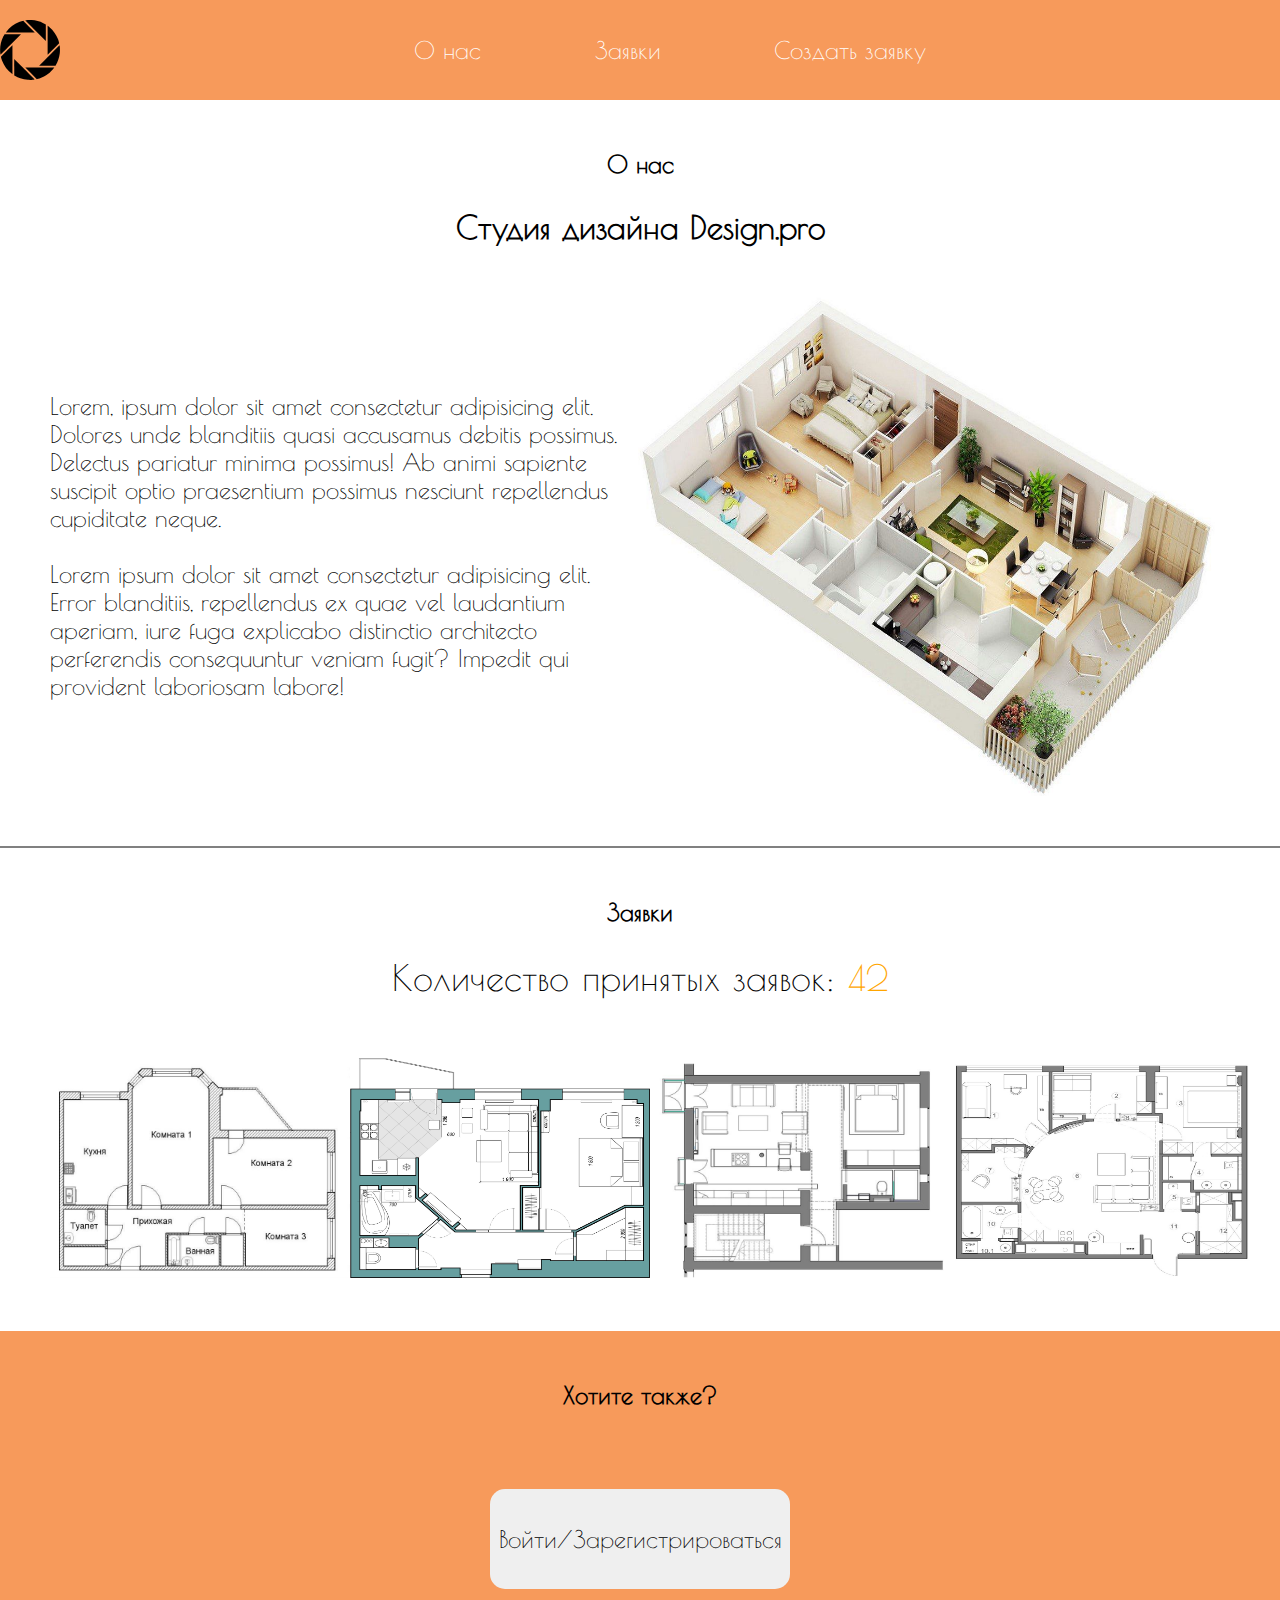
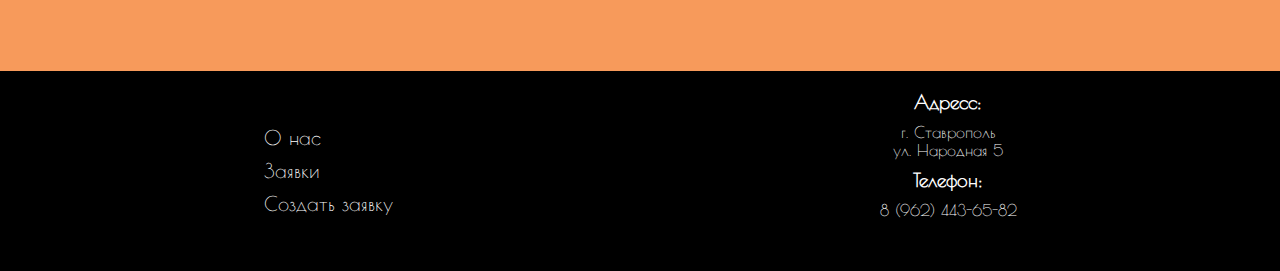
<file: index.html>
<!DOCTYPE html>
<html lang="ru">
<head>
    <meta charset="UTF-8">
    <meta http-equiv="X-UA-Compatible" content="IE=edge">
    <meta name="viewport" content="width=device-width, initial-scale=1.0">
    <title>Design.pro</title>
    <link rel="stylesheet" href="css/jquery-ui.min.css">
    <link rel="stylesheet" href="css/style.css">
</head>
<body>
    <header>
        <div class="container">
        <nav>
            <div class="header_logo"><a href="#"><img src="logo/FSTOP.svg" alt="logo"></a></div>
            <ul class="header_nav">
                <li class="header_nav_item"><a href="#aboutUs">О нас</a></li>
                <li class="header_nav_item"><a href="#bids">Заявки</a></li>
                <li class="header_nav_item"><a href="#makeBid">Создать заявку</a></li>
            </ul>
        </nav>
        </div>
    </header>
    <div class="abouUs" id="aboutUs">
        <div class="container">
            <h2>О нас</h2>
            <h1>Студия дизайна Design.pro</h1>
            <div class="aboutUs_wrapper">
            <div class="aboutUs_item">
                <div class="aboutUs_text">Lorem, ipsum dolor sit amet consectetur adipisicing elit. Dolores unde blanditiis quasi accusamus debitis possimus. Delectus pariatur minima possimus! Ab animi sapiente suscipit optio praesentium possimus nesciunt repellendus cupiditate neque. <br> <br> Lorem ipsum dolor sit amet consectetur adipisicing elit. Error blanditiis, repellendus ex quae vel laudantium aperiam, iure fuga explicabo distinctio architecto perferendis consequuntur veniam fugit? Impedit qui provident laboriosam labore!</div>
                <img src="img/main.jpg" alt="">
            </div>
        </div>
        </div>
    </div>
    <div class="line"></div>
    <div class="bids" id="bids">
        <div class="container">
            <h2>Заявки</h2>
            <div class="quantity">
                <!-- php script -->
                Количество принятых заявок: <span id="quantityNumber">42</span>
            </div>
            <div class="bids_wrapper">
                <!-- php script -->
                <div class="bids_item"><img src="img/1.jpg" alt=""></div>
                <div class="bids_item"><img src="img/2.jpg" alt=""></div>
                <div class="bids_item"><img src="img/3.jpg" alt=""></div>
                <div class="bids_item"><img src="img/4.jpg" alt=""></div>
            </div>
        </div>
    </div>
    <div class="makeBid" id="makeBid">
        <div class="container">
            <h2>Хотите также?</h2>
            <button class="button">Войти/Зарегистрироваться</button>
        </div>
    </div>
    <footer>
        <div class="container">
            <div class="footer_wrapper">
        <nav>
            <ul class="footer_nav">
                <li class="footer_nav_item"><a href="#aboutUs">О нас</a></li>
                <li class="footer_nav_item"><a href="#bids">Заявки</a></li>
                <li class="footer_nav_item"><a href="#makeBid">Создать заявку</a></li>
            </ul>
        </nav>
        <div class="footer_info">
            <div class="address">
                <h3>Адресс:</h3>
                <div class="address_text">г. Ставрополь <br> ул. Народная 5</div>
            </div>
            <div class="phone">
                <h3>Телефон:</h3>
                <div class="phone_text"><a href="tel:89624436582">8 (962) 443-65-82</a></div>
            </div>
        </div>
        </div>
        </div>
    </footer>
    <div class="overlay">
        <div class="container">
            <div class="modalLogin" id="modalLogin">
                <form action="php/login.php" class="loginForm" method="POST">
                    <input name="login" required type="text" placeholder="Введите ваш логин">
                    <input name="pass" required type="password" placeholder="Введите ваш пароль">
                    <button class="login_submit">Войти</button>
                </form>
                <div class="login_text"><a href="" id="forReg">Регистрация</a></div>
                <div class="close">&times;</div>
            </div>
            <div class="modalReg" id="modalReg">
                <form action="php/reg.php" class="regForm" method="POST">
                    <input class="fio" name="fio" required type="text" placeholder="Введите ваше ФИО" pattern="^[А-Яа-яЁё\s]+$">
                    <input class="login" name="login" required type="text" placeholder="Введите логин" pattern="^[a-zA-Z]+$">
                    <input class="e-mail" name="mail" required type="email" placeholder="Введите ваш E-mail" pattern="[a-z0-9._%+-]+@[a-z0-9.-]+\.[a-z]{2,4}$">
                    <input class="pass" name="pass" required type="password" placeholder="Введите пароль">
                    <input class="passtwo" name="passtwo" required type="password" placeholder="Повторите пароль">
                    <div class="passnot">Пароли не совпадают!</div>
                    <label class="labelAdd" for="add">Согласие на обработку персональных данных</label>
                    <input required class="add" type="checkbox" required name="add">
                    <button class="reg_submit">Зарегистрироваться</button>
                </form>
                <div class="close">&times;</div>
            </div>
        </div>
    </div>
<script src="js/jquery-3.4.1.min.js"></script>
<script src="js/jquery-ui.min.js"></script>
<script src="js/script.js"></script>
</body>
</html>
</file>
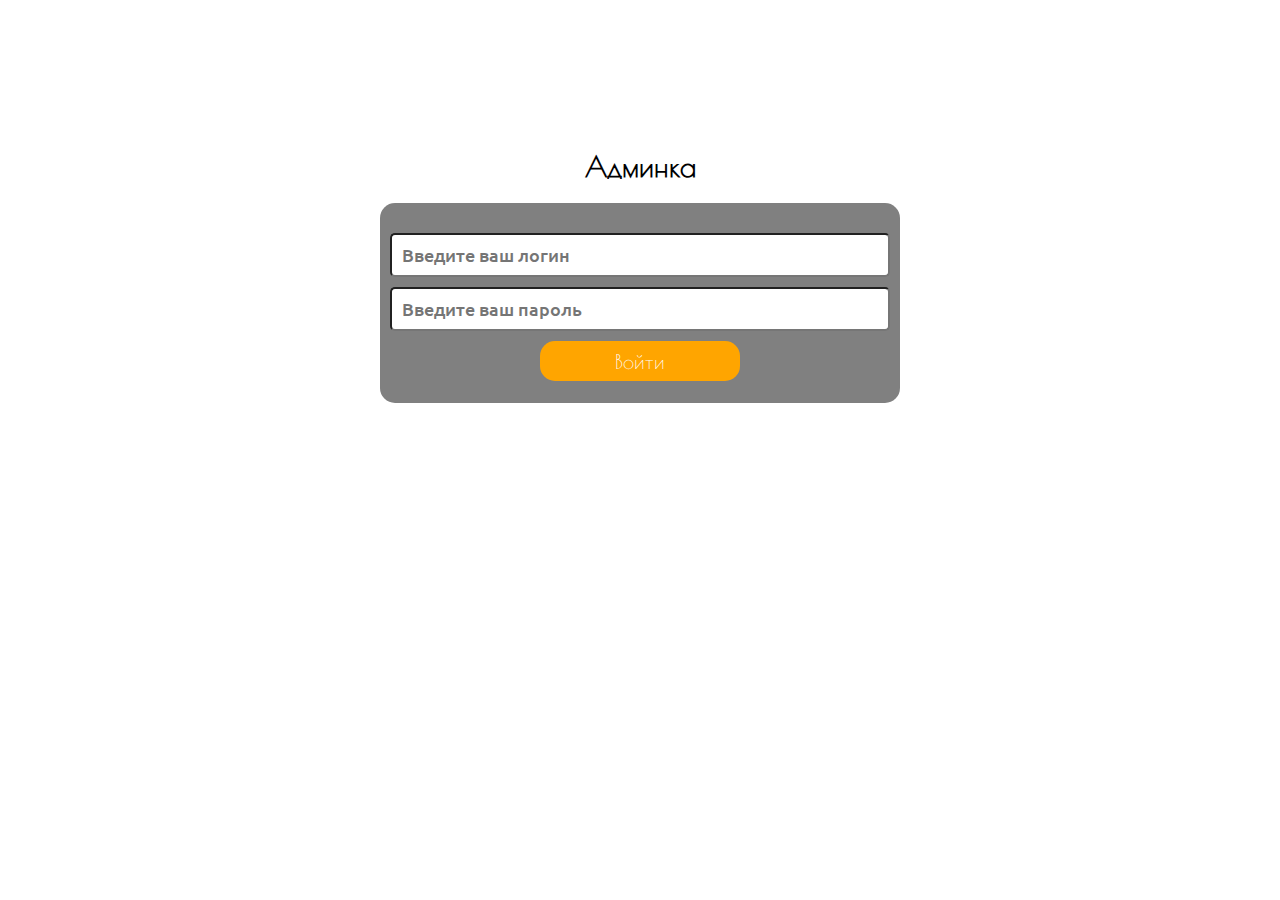
<file: superadmin/index.html>
<!DOCTYPE html>
<html lang="ru">
<head>
    <meta charset="UTF-8">
    <meta http-equiv="X-UA-Compatible" content="IE=edge">
    <meta name="viewport" content="width=device-width, initial-scale=1.0">
    <title>Admin</title>
    <link rel="stylesheet" href="../css/style.css">
</head>
<body>
    <div class="container">
        <h2 class="admin_title">Админка</h2>
        <div class="main_admin">
            <form action="../php/loginadmin.php" class="loginForm" method="POST">
                <input name="login" required type="text" placeholder="Введите ваш логин">
                <input name="pass" required type="password" placeholder="Введите ваш пароль">
                <button class="login_submit">Войти</button>
            </form>
        </div>
    </div>
</body>
</html>
</file>
<file: css/style.css>
*{
    font-family: "PortrateOne"; 
    padding: 0;
    margin: 0;
}

.container{
    max-width: 1320px;
    margin: 0 auto;
    /* position: relative; */
}

header{
    height: 100px;
    background-color: rgba(243, 104, 11, 0.671);
}
.header_logo{
    min-width: 60px;
    min-height: 60px;
    max-width: 60px;
    max-height: 60px;
    cursor: pointer;
}
.header_logo img{
    width: 100%;
    height: 100%;
}
nav{
    padding-top: 20px;
    display: flex;
    justify-content: space-between;
    align-items: center;
}
.header_nav{
    margin: 0 auto; 
    width: 40%;
    list-style-type: none;
    display: flex;
    justify-content: space-between;
    align-items: center;
}
.header_nav_item{
    font-size: 24px;
}
.header_nav_item a{
    text-decoration: none;
    color: white;
}
.header_nav_item a:hover{
    text-decoration: underline;
}
.abouUs{
    max-height: 660px;
    padding: 50px;
}
.aboutUs_wrapper{
    margin-top: 50px;
    display: flex;
    justify-content: space-between;
    align-items: center;
}
.aboutUs_item{
    display: flex;
    align-items: center;
}
.aboutUs_item img{
    width: 600px;
    height: 500px;
}
.aboutUs_text{
    font-size: 24px;
}
h1, h2, h3{
    text-align: center;
}
h1{
    margin-top: 30px;
}
.bids{
    max-height: 450px;
    padding: 50px;
}
.bids_wrapper{
    margin-top: 60px;
    display: flex;
    justify-content: space-between;
    align-items: center;
}
.bids_item img{
    cursor:pointer;
    width: 300px;
    height: 220px;
}
.makeBid{
    height: 240px;
    padding: 50px;
    background-color: rgba(243, 104, 11, 0.671);
}
.makeBid a{
    text-decoration: none;
}
.button{
    display: block;
    margin: 0 auto;
    margin-top: 80px;
    width: 300px;
    height: 100px;
    border-radius: 15px;
    cursor: pointer;
    font-size: 24px;
    outline: none;
    border: none;
}
.button:hover{
    background-color: black;
    color: white;
    transition: 2s;
}
footer{
    height: 160px;
    background-color: black;
    color: white;
    padding: 20px;
}
.footer_wrapper{
    display: flex;
    justify-content: space-around;
    align-items: center;
}
.footer_nav{
    list-style-type: none;
}
.footer_nav_item a{
    text-decoration: none;
    color: white;
}
.footer_nav_item{
    margin-top: 10px;
    font-size: 20px;
}
.footer_info{
    text-align: center;
}
.phone{
    margin-top: 10px;
}
.address_text{
    margin-top: 10px;
}
.phone_text a{
    display: block;
    margin-top: 10px;
    color: white;
    text-decoration: none;
}
.line{
    max-width: 1320px;
    height: 2px;
    background-color: grey;
    margin: 0 auto;
}
.overlay{
    position: fixed;
    width: 100%;
    height: 100%;
    top: 0;
    background-color: rgba(0, 0, 0, 0.56);
    display: none;
}
.modalLogin {
    position: absolute;
    top: 50%;
    border-radius: 15px;
    left: 50%;
    transform: translate(-50%, -50%);
    width: 300px;
    min-height: 170px;
    background-color: #fff;
    padding: 20px 40px;
    display: none;
}
.modalReg {
    position: absolute;
    top: 50%;
    border-radius: 15px;
    left: 50%;
    transform: translate(-50%, -50%);
    width: 380px;
    min-height: 300px;
    background-color: #fff;
    padding: 20px;
    display: none;
}
.loginForm{
    display: flex;
    flex-direction: column;
}
.loginForm input{
    font-family: 'Ubuntu-Medium';
    height: 30px;
    padding: 5px 10px;
    font-size: 18px;
    border-radius:5px;
    outline: none;
    margin-bottom: 10px;
    color: black;
}
.login_submit{
    display: block;
    margin: 0 auto;
    width: 200px;
    height: 40px;
    border-radius:15px;
    outline: none;
    border:none;
    background-color: orange;
    color: white;
    font-size: 20px;
    cursor: pointer;
}
.login_submit:hover{
    background-color: rgb(255, 115, 0);
    transition: 1s;
}
.login_text a{
    display: block;
    text-align: center;
    margin-top: 10px;
    font-size: 22px;
    color: black;
}
.close{
    position: absolute;
    top: -5px;
    transform: translateY(-30%);
    right: -40px;
    font-size: 80px;
    cursor: pointer;
    color: orange;
}
.regForm{
    display: flex;
    flex-direction: column;
}
.regForm input{
    font-family: 'Ubuntu-Medium';
    height: 30px;
    padding: 5px 10px;
    font-size: 18px;
    border-radius:5px;
    outline: none;
    margin-bottom: 10px;
    color: black;
}
.add{
    position: absolute;
    bottom: 53px;
    right: 20px;
}
.labelAdd{
    margin-top: 10px;
    font-family: 'Ubuntu-Medium';
    font-size: 16px;
}
.regForm .login_submit{
    margin-top: 16px;
}
.passnot{
    display: none;
    font-family: 'Ubuntu-Medium';
    text-align: center;
    color:red;
}
.reg_submit{
    display: block;
    margin: 0 auto;
    margin-top: 10px;
    width: 200px;
    height: 40px;
    border-radius:15px;
    outline: none;
    border:none;
    background-color: orange;
    color: white;
    font-size: 20px;
    cursor: pointer;
}
.reg_submit:hover{
    background-color: rgb(255, 115, 0);
    transition: 1s;
}
.main_admin{
    padding: 10px;
    padding-top: 30px;
    margin: 0 auto;
    margin-top: 20px;
    width: 500px;
    height: 160px;
    background-color: grey;
    border-radius: 15px;
}
.admin_title{
    font-size: 28px;
    margin-top: 150px;
}
.quantity{
    font-size: 36px;
    text-align: center;
    margin-top: 30px;
}
.quantity span{
    color:orange;
}
.lkheader{
    height: 90px;
}
.lkheader_wrap{
    padding-top: 28px;
    display: flex;
    justify-content: space-around;
    align-items:center;
}
.exitbtn{
    width: 100px;
    height: 30px;
    border-radius: 5px;
    outline: none;
    font-family: 'Ubuntu-Medium';
    cursor: pointer;
    outline: none;
    border: none;
}
.exitbtn:hover{
    background-color: black;
    color: #fff;
    transition: 2s;
}
.mybids{
    min-height: 400px;
    padding: 50px;
}
.mybids .bids_wrapper{
    flex-wrap: wrap;
    justify-content: space-around;
}
.mybids .bids_item{
    margin-bottom: 15px;
    width: 440px;
    display: flex;
    flex-direction: column;
    align-items:center;
    justify-content: center;
}
.deleteButton{
    width: 100px;
    height: 30px;
    border-radius: 5px;
    outline: none;
    font-family: 'Ubuntu-Medium';
    cursor: pointer;
    outline: none;
    border: none;
    margin-top: 15px;
    background-color: rgb(255, 115, 0);
    color: #fff;
}
.deleteButton:hover{
    background-color: black;
    color: #fff;
    transition: 2s;
}
.newbid{
    padding: 50px;
    height: 440px;
    background-color: rgba(243, 104, 11, 0.671);
}
.newbid form{
    margin-top: 15px;
    display: flex;
    flex-direction: column;
    justify-content: center;
    align-items:center;
    
}
.bidname{
    padding: 0 10px;
    margin-bottom: 15px;
    width: 60%;
    height: 50px;
    border-radius: 5px;
    border: none;
    font-family: 'Ubuntu-Medium';
}
textarea{
    width: 60%;
    border-radius:5px;
    padding: 10px;
    border: none;
    font-family: 'Ubuntu-Medium';
}
.filein{
    margin-top: 15px;
    border: 3px dashed black;
    font-family: 'Ubuntu-Medium';
    width: 230px;
    border-radius: 5px;
}
#categ{
    margin-top: 15px;
    width: 60%;
    font-family: 'Ubuntu-Medium';
    font-size: 20px;
}
.categ_labl{
    font-family: 'Ubuntu-Medium';
    margin-top: 15px;
}
.newbid_btn{
    font-family: 'Ubuntu-Medium';
    width: 200px;
    height: 50px;
    border-radius: 5px;
    outline: none;
    cursor: pointer;
    outline: none;
    border: none;
    margin-top: 15px;
}
.newbid_btn:hover{
    background-color: black;
    color: #fff;
    transition: 2s;
}
.allbids{
    padding-left: 20px;
    padding-right: 20px;
}
.allbids_item{
    margin-top: 30px;
    padding: 30px;
    border: 2px solid black;
    border-radius: 15px;
    display: flex;
    justify-content: space-between;
    align-items:center;
}
.item_img img{
    max-width: 330px;
    max-height: 500px;
}
.allbids_item_buttons{
    margin-left: 30px;
}
.item_text{
    min-height: 300px;
    display: flex;
    flex-direction: column;
    justify-content: space-between;
    align-items: center;
    text-align: center;
}
.item_title{
    font-family: 'Ubuntu-Medium';
    margin-bottom: 15px;
}
.item_decr{
    font-family: 'Ubuntu-Medium';
}
.item_time{
    margin-top: 15px;
    font-family: 'Ubuntu-Medium';
}
.allbids_item_buttons{
    padding: 5px;
    width: 260px;
    height: 110px;
    display: flex;
    flex-direction: column;
    align-items: center;
    justify-content: space-between;
}
.allbids_item_buttons button{
    height: 50px;
    font-family: 'Ubuntu-Medium';
}
.allbids_item:last-child{
    margin-bottom: 50px;
}
.item_status{
    color:red;
    margin-top: 15px;
    font-family: 'Ubuntu-Medium';
}




























































@media only screen and (max-width:854px) {
    .bids_wrapper{
        flex-wrap: wrap;
        margin-top: 34px;
    }
    .bids_item{
        margin-top: 40px;
    }
    header nav{
        padding-left: 20px;
    }
    .header_nav {
        width: 60%;
    }
    .aboutUs_text{
        text-align: center;
    }
    .aboutUs_item img{
        display: none;
    }
    .bids{
        max-height: 700px;
    }
    .button{
        margin-top: 65px;
    }
    .line{
        width: 700px;
    }
}

@font-face {
    font-family: "PortrateOne"; 
    src: url("../fonts/PoiretOne-Regular.ttf") format("truetype"); 
    font-style: normal; 
    font-weight: normal; 
}
@font-face {
    font-family: 'Ubuntu-Medium';
    src: url(../fonts/Ubuntu-Medium.ttf) format('truetype');
    font-style: normal;
    font-weight: normal;
}
</file>
